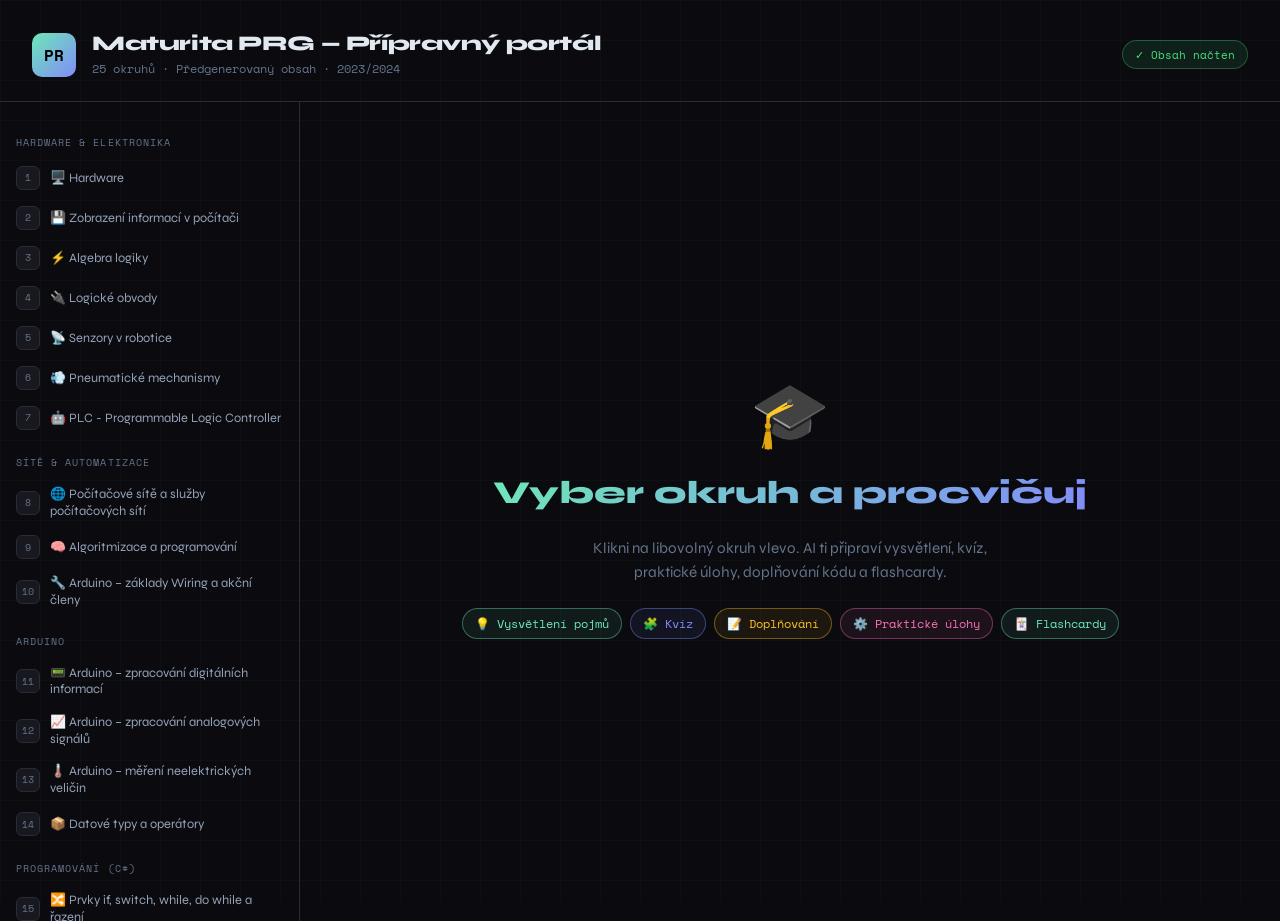
<file: index.html>
<!DOCTYPE html>
<html lang="cs">
    <head>
        <meta charset="UTF-8">
        <meta name="viewport" content="width=device-width, initial-scale=1.0">
        <title>Maturita PRG — Přípravný portál</title>
        <link rel="preconnect" href="https://fonts.googleapis.com">
        <link href="https://fonts.googleapis.com/css2?family=Space+Mono:ital,wght@0,400;0,700;1,400&family=Syne:wght@400;600;700;800&display=swap" rel="stylesheet">
        <link rel="stylesheet" href="style.css">
    </head>
    <body>
        <header>
            <div class="logo-mark">PR</div>
            <div class="header-text">
                <h1>Maturita PRG — Přípravný portál</h1>
                <p>25 okruhů · Předgenerovaný obsah · 2023/2024</p>
            </div>
            <div class="header-badge" style="font-family:var(--mono)">⏳ Načítám obsah...</div>
        </header>

        <div class="app">
            <!-- SIDEBAR -->
            <aside class="sidebar" id="sidebar"></aside>

            <!-- MAIN -->
            <main class="main" id="main">
                <div class="welcome" id="welcome">
                    <div class="welcome-icon">🎓</div>
                    <h2>Vyber okruh a procvičuj</h2>
                    <p>Klikni na libovolný okruh vlevo. AI ti připraví vysvětlení, kvíz, praktické úlohy, doplňování kódu a flashcardy.</p>
                    <div class="welcome-chips">
                        <span class="chip chip-green">💡 Vysvětlení pojmů</span>
                        <span class="chip chip-purple">🧩 Kvíz</span>
                        <span class="chip chip-yellow">📝 Doplňování</span>
                        <span class="chip chip-pink">⚙️ Praktické úlohy</span>
                        <span class="chip chip-green">🃏 Flashcardy</span>
                    </div>
                </div>
                <div class="topic-view" id="topic-view" style="display:none;"></div>
            </main>
        </div>
    </body>
    <script src="index.js"></script>
</html>
</file>
<file: style.css>
:root {
    --bg: #0a0a0f;
    --bg2: #111118;
    --bg3: #18181f;
    --border: #2a2a38;
    --accent: #6ee7b7;
    --accent2: #818cf8;
    --accent3: #f472b6;
    --accent4: #fbbf24;
    --text: #e2e8f0;
    --text-muted: #64748b;
    --text-dim: #94a3b8;
    --correct: #4ade80;
    --wrong: #f87171;
    --mono: 'Space Mono', monospace;
    --sans: 'Syne', sans-serif;
}

* { box-sizing: border-box; margin: 0; padding: 0; }

body {
    background: var(--bg);
    color: var(--text);
    font-family: var(--sans);
    min-height: 100vh;
    overflow-x: hidden;
}

/* Background grid */
body::before {
    content: '';
    position: fixed;
    inset: 0;
    background-image:
            linear-gradient(rgba(110,231,183,0.03) 1px, transparent 1px),
            linear-gradient(90deg, rgba(110,231,183,0.03) 1px, transparent 1px);
    background-size: 40px 40px;
    pointer-events: none;
    z-index: 0;
}

/* ── HEADER ── */
header {
    position: relative;
    z-index: 10;
    padding: 2rem 2rem 0;
    display: flex;
    align-items: center;
    gap: 1rem;
    border-bottom: 1px solid var(--border);
    padding-bottom: 1.5rem;
}

.logo-mark {
    width: 44px; height: 44px;
    background: linear-gradient(135deg, var(--accent), var(--accent2));
    border-radius: 10px;
    display: flex; align-items: center; justify-content: center;
    font-family: var(--mono); font-weight: 700; font-size: 1rem;
    color: #000; flex-shrink: 0;
}

.header-text h1 {
    font-size: 1.3rem; font-weight: 800; letter-spacing: -0.02em;
    line-height: 1.2;
}

.header-text p {
    font-size: 0.75rem; color: var(--text-muted); font-family: var(--mono);
    margin-top: 0.2rem;
}

.header-badge {
    margin-left: auto;
    padding: 0.3rem 0.75rem;
    background: rgba(110,231,183,0.1);
    border: 1px solid rgba(110,231,183,0.3);
    border-radius: 20px;
    font-size: 0.7rem;
    color: var(--accent);
    font-family: var(--mono);
    white-space: nowrap;
}

/* ── LAYOUT ── */
.app {
    position: relative; z-index: 1;
    display: grid;
    grid-template-columns: 300px 1fr;
    height: calc(100vh - 81px);
}

/* ── SIDEBAR ── */
.sidebar {
    border-right: 1px solid var(--border);
    overflow-y: auto;
    padding: 1rem 0;
    scrollbar-width: thin;
    scrollbar-color: var(--border) transparent;
}

.sidebar-section {
    padding: 0.5rem 1rem;
    font-size: 0.65rem;
    color: var(--text-muted);
    font-family: var(--mono);
    letter-spacing: 0.1em;
    text-transform: uppercase;
    margin-top: 0.5rem;
}

.okruh-btn {
    width: 100%;
    background: none;
    border: none;
    text-align: left;
    padding: 0.5rem 1rem;
    cursor: pointer;
    color: var(--text-dim);
    display: flex;
    align-items: center;
    gap: 0.6rem;
    transition: all 0.15s;
    font-family: var(--sans);
    font-size: 0.8rem;
    line-height: 1.3;
}

.okruh-btn:hover { background: rgba(255,255,255,0.04); color: var(--text); }
.okruh-btn.active {
    background: rgba(110,231,183,0.08);
    color: var(--accent);
    border-right: 2px solid var(--accent);
}

.okruh-num {
    flex-shrink: 0;
    width: 24px; height: 24px;
    border-radius: 6px;
    background: var(--bg3);
    border: 1px solid var(--border);
    display: flex; align-items: center; justify-content: center;
    font-family: var(--mono);
    font-size: 0.65rem;
    color: var(--text-muted);
}

.okruh-btn.active .okruh-num {
    background: rgba(110,231,183,0.15);
    border-color: rgba(110,231,183,0.4);
    color: var(--accent);
}

/* ── MAIN CONTENT ── */
.main {
    overflow-y: auto;
    padding: 0;
    display: flex;
    flex-direction: column;
}

/* Welcome screen */
.welcome {
    flex: 1;
    display: flex;
    flex-direction: column;
    align-items: center;
    justify-content: center;
    text-align: center;
    padding: 3rem;
    gap: 1.5rem;
}

.welcome-icon {
    font-size: 4rem;
    line-height: 1;
}

.welcome h2 {
    font-size: 2rem;
    font-weight: 800;
    background: linear-gradient(135deg, var(--accent), var(--accent2));
    -webkit-background-clip: text;
    -webkit-text-fill-color: transparent;
}

.welcome p {
    color: var(--text-muted);
    font-size: 0.95rem;
    max-width: 400px;
    line-height: 1.6;
}

.welcome-chips {
    display: flex; flex-wrap: wrap; gap: 0.5rem; justify-content: center;
}

.chip {
    padding: 0.35rem 0.75rem;
    border-radius: 20px;
    font-size: 0.75rem;
    font-family: var(--mono);
    border: 1px solid;
}

.chip-green { border-color: rgba(110,231,183,0.4); color: var(--accent); background: rgba(110,231,183,0.08); }
.chip-purple { border-color: rgba(129,140,248,0.4); color: var(--accent2); background: rgba(129,140,248,0.08); }
.chip-pink { border-color: rgba(244,114,182,0.4); color: var(--accent3); background: rgba(244,114,182,0.08); }
.chip-yellow { border-color: rgba(251,191,36,0.4); color: var(--accent4); background: rgba(251,191,36,0.08); }

/* Topic view */
.topic-view { flex: 1; display: flex; flex-direction: column; }

.topic-header {
    padding: 1.5rem 2rem;
    border-bottom: 1px solid var(--border);
    background: var(--bg2);
    position: sticky; top: 0; z-index: 5;
}

.topic-header-top {
    display: flex; align-items: center; gap: 1rem;
    margin-bottom: 1rem;
}

.topic-header-top div:first-child {
    display: flex;
    flex-direction: row;
    gap: 1rem;
}

.topic-num {
    font-family: var(--mono); font-size: 0.7rem;
    color: var(--accent); background: rgba(110,231,183,0.1);
    border: 1px solid rgba(110,231,183,0.3);
    padding: 0.2rem 0.5rem; border-radius: 4px;
}

.topic-title {
    font-size: 1.3rem; font-weight: 800;
    letter-spacing: -0.02em;
}

/* Tab bar */
.tab-bar {
    display: flex; gap: 0;
    border-bottom: 1px solid var(--border);
}

.tab-btn {
    background: none; border: none;
    padding: 0.75rem 1.25rem;
    font-family: var(--sans); font-size: 0.82rem; font-weight: 600;
    color: var(--text-muted);
    cursor: pointer;
    border-bottom: 2px solid transparent;
    transition: all 0.15s;
    display: flex; align-items: center; gap: 0.4rem;
    margin-bottom: -1px;
}

.tab-btn:hover { color: var(--text); }
.tab-btn.active { color: var(--accent); border-bottom-color: var(--accent); }

.tab-dot {
    width: 6px; height: 6px; border-radius: 50%;
}

/* Content panel */
.content-panel {
    padding: 2rem;
    flex: 1;
    min-height: 0;
}

/* Loading state */
.loading-state {
    display: flex; flex-direction: column;
    align-items: center; justify-content: center;
    padding: 4rem 2rem; gap: 1rem;
    text-align: center;
}

.spinner {
    width: 40px; height: 40px;
    border: 2px solid var(--border);
    border-top-color: var(--accent);
    border-radius: 50%;
    animation: spin 0.8s linear infinite;
}
@keyframes spin { to { transform: rotate(360deg); } }

.loading-state p {
    color: var(--text-muted); font-family: var(--mono); font-size: 0.8rem;
}

.loading-dots::after {
    content: '';
    animation: dots 1.5s steps(4) infinite;
}
@keyframes dots {
    0%   { content: ''; }
    25%  { content: '.'; }
    50%  { content: '..'; }
    75%  { content: '...'; }
    100% { content: ''; }
}

/* Error state */
.error-state {
    background: rgba(248,113,113,0.08);
    border: 1px solid rgba(248,113,113,0.3);
    border-radius: 12px;
    padding: 1.5rem;
    color: var(--wrong);
    font-family: var(--mono); font-size: 0.82rem;
    line-height: 1.6;
}

/* ── EXPLANATION SECTION ── */
.explanation-block {
    background: var(--bg2);
    border: 1px solid var(--border);
    border-radius: 12px;
    padding: 1.5rem;
    line-height: 1.75;
    font-size: 0.9rem;
    color: var(--text-dim);
}

.explanation-block h3 {
    color: var(--text); font-size: 1rem; font-weight: 700;
    margin: 1.25rem 0 0.5rem;
    display: flex; align-items: center; gap: 0.5rem;
}

.explanation-block h3:first-child { margin-top: 0; }

.explanation-block p { margin-bottom: 0.75rem; }

.explanation-block code {
    background: var(--bg3);
    border: 1px solid var(--border);
    padding: 0.1rem 0.4rem;
    border-radius: 4px;
    font-family: var(--mono);
    font-size: 0.82rem;
    color: var(--accent);
}

.explanation-block pre {
    background: var(--bg);
    border: 1px solid var(--border);
    border-radius: 8px;
    padding: 1rem;
    margin: 0.75rem 0;
    overflow-x: auto;
    font-family: var(--mono);
    font-size: 0.8rem;
    line-height: 1.6;
    color: var(--text-dim);
}

.explanation-block ul, .explanation-block ol {
    padding-left: 1.5rem;
    margin-bottom: 0.75rem;
}

.explanation-block li { margin-bottom: 0.3rem; }

.explanation-block strong { color: var(--text); }

/* ── QUIZ ── */
.quiz-container { display: flex; flex-direction: column; gap: 1.5rem; }

.quiz-question {
    background: var(--bg2);
    border: 1px solid var(--border);
    border-radius: 12px;
    padding: 1.25rem;
}

.quiz-q-text {
    font-size: 0.9rem; font-weight: 600;
    margin-bottom: 1rem; line-height: 1.5;
}

.quiz-q-num {
    font-family: var(--mono); font-size: 0.7rem;
    color: var(--accent2);
    margin-bottom: 0.5rem;
}

.quiz-options { display: flex; flex-direction: column; gap: 0.5rem; }

.quiz-option {
    background: var(--bg3);
    border: 1px solid var(--border);
    border-radius: 8px;
    padding: 0.65rem 1rem;
    cursor: pointer;
    font-size: 0.85rem;
    color: var(--text-dim);
    transition: all 0.15s;
    text-align: left;
    width: 100%;
    font-family: var(--sans);
    display: flex; align-items: center; gap: 0.75rem;
}

.quiz-option:hover:not(:disabled) {
    border-color: var(--accent2);
    color: var(--text);
    background: rgba(129,140,248,0.08);
}

.quiz-option.correct {
    border-color: var(--correct);
    background: rgba(74,222,128,0.1);
    color: var(--correct);
}

.quiz-option.wrong {
    border-color: var(--wrong);
    background: rgba(248,113,113,0.1);
    color: var(--wrong);
}

.quiz-option:disabled { cursor: default; }

.option-letter {
    width: 22px; height: 22px; flex-shrink: 0;
    border-radius: 4px;
    background: var(--bg2);
    border: 1px solid var(--border);
    display: flex; align-items: center; justify-content: center;
    font-family: var(--mono); font-size: 0.7rem;
    color: var(--text-muted);
}

.quiz-feedback {
    margin-top: 0.75rem;
    padding: 0.6rem 0.9rem;
    border-radius: 6px;
    font-size: 0.82rem;
    line-height: 1.5;
    display: none;
}

.quiz-feedback.show { display: block; }
.quiz-feedback.correct { background: rgba(74,222,128,0.1); color: var(--correct); }
.quiz-feedback.wrong { background: rgba(248,113,113,0.1); color: var(--wrong); }

/* ── PRACTICAL TASKS ── */
.task-list { display: flex; flex-direction: column; gap: 1.25rem; }

.task-card {
    background: var(--bg2);
    border: 1px solid var(--border);
    border-radius: 12px;
    overflow: hidden;
}

.task-card-header {
    padding: 1rem 1.25rem;
    display: flex; align-items: center; gap: 0.75rem;
    border-bottom: 1px solid var(--border);
    background: rgba(244,114,182,0.04);
}

.task-badge {
    font-family: var(--mono); font-size: 0.65rem;
    color: var(--accent3); background: rgba(244,114,182,0.1);
    border: 1px solid rgba(244,114,182,0.3);
    padding: 0.2rem 0.5rem; border-radius: 4px;
}

.task-title { font-size: 0.9rem; font-weight: 700; }

.task-body {
    padding: 1.25rem;
    font-size: 0.85rem;
    color: var(--text-dim);
    line-height: 1.7;
}

.task-body strong { color: var(--text); }

.task-body ul { padding-left: 1.25rem; margin: 0.5rem 0; }
.task-body li { margin-bottom: 0.25rem; }

.task-body pre {
    background: var(--bg);
    border: 1px solid var(--border);
    border-radius: 6px;
    padding: 0.75rem;
    font-family: var(--mono); font-size: 0.78rem;
    margin: 0.75rem 0;
    overflow-x: auto;
    line-height: 1.6;
}

.task-hint-btn {
    margin-top: 0.75rem;
    background: none;
    border: 1px solid var(--border);
    border-radius: 6px;
    padding: 0.4rem 0.85rem;
    font-family: var(--mono); font-size: 0.72rem;
    color: var(--text-muted);
    cursor: pointer;
    transition: all 0.15s;
}

.task-hint-btn:hover { border-color: var(--accent4); color: var(--accent4); }

.task-hint {
    margin-top: 0.75rem;
    padding: 0.75rem;
    background: rgba(251,191,36,0.06);
    border: 1px solid rgba(251,191,36,0.2);
    border-radius: 6px;
    font-size: 0.82rem;
    color: #d4a017;
    display: none;
    line-height: 1.6;
}

.task-hint.show { display: block; }

/* ── CODE FILL ── */
.code-fill-list { display: flex; flex-direction: column; gap: 1.5rem; }

.code-fill-card {
    background: var(--bg2);
    border: 1px solid var(--border);
    border-radius: 12px;
    overflow: hidden;
}

.code-fill-header {
    padding: 0.85rem 1.25rem;
    display: flex; align-items: center; gap: 0.75rem;
    border-bottom: 1px solid var(--border);
    background: rgba(129,140,248,0.04);
}

.code-fill-badge {
    font-family: var(--mono); font-size: 0.65rem;
    color: var(--accent2); background: rgba(129,140,248,0.1);
    border: 1px solid rgba(129,140,248,0.3);
    padding: 0.2rem 0.5rem; border-radius: 4px;
}

.code-fill-desc {
    padding: 0.9rem 1.25rem;
    font-size: 0.85rem; color: var(--text-dim); line-height: 1.6;
    border-bottom: 1px solid var(--border);
}

.code-fill-area {
    padding: 1.25rem;
    font-family: var(--mono); font-size: 0.82rem;
    line-height: 1.8;
    background: var(--bg);
    color: var(--text-dim);
    white-space: pre-wrap;
}

.fill-blank {
    display: inline-block;
    min-width: 80px;
    border: none;
    border-bottom: 2px solid var(--accent2);
    background: rgba(129,140,248,0.1);
    color: var(--accent2);
    font-family: var(--mono); font-size: 0.82rem;
    padding: 0 0.25rem;
    outline: none;
    transition: all 0.15s;
    border-radius: 2px 2px 0 0;
}

.fill-blank:focus { background: rgba(129,140,248,0.2); border-bottom-color: var(--accent); color: var(--text); }
.fill-blank.correct { border-bottom-color: var(--correct); background: rgba(74,222,128,0.1); color: var(--correct); }
.fill-blank.wrong { border-bottom-color: var(--wrong); background: rgba(248,113,113,0.1); color: var(--wrong); }

.code-fill-actions {
    padding: 1rem 1.25rem;
    display: flex; gap: 0.5rem;
    border-top: 1px solid var(--border);
    background: var(--bg2);
}

/* Styly pro select variantu doplňování */
select.fill-blank {
    appearance: none;
    padding-right: 1.5rem;
    background-image: url("data:image/svg+xml,%3Csvg xmlns='http://www.w3.org/2000/svg' width='12' height='12' fill='%23818cf8' viewBox='0 0 16 16'%3E%3Cpath d='M8 11L3 6h10l-5 5z'/%3E%3C/svg%3E");
    background-repeat: no-repeat;
    background-position: right 0.25rem center;
    cursor: pointer;
}
select.fill-blank option {
    background: var(--bg2);
    color: var(--text);
}

.btn-check {
    background: rgba(110,231,183,0.1);
    border: 1px solid rgba(110,231,183,0.3);
    color: var(--accent);
    border-radius: 6px; padding: 0.4rem 0.9rem;
    font-family: var(--mono); font-size: 0.75rem;
    cursor: pointer; transition: all 0.15s;
}

.btn-check:hover { background: rgba(110,231,183,0.2); }

.btn-reset {
    background: none;
    border: 1px solid var(--border);
    color: var(--text-muted);
    border-radius: 6px; padding: 0.4rem 0.9rem;
    font-family: var(--mono); font-size: 0.75rem;
    cursor: pointer; transition: all 0.15s;
}

.btn-reset:hover { border-color: var(--wrong); color: var(--wrong); }

.code-fill-result {
    padding: 0.5rem 1.25rem;
    font-family: var(--mono); font-size: 0.75rem;
    display: none;
}

.code-fill-result.show { display: block; }
.code-fill-result.all-correct { color: var(--correct); }
.code-fill-result.some-wrong { color: var(--wrong); }

/* ── FLASHCARDS ── */
.flashcard-container { display: flex; flex-direction: column; gap: 1rem; }

.flashcard-progress {
    display: flex; align-items: center; gap: 0.75rem;
    font-family: var(--mono); font-size: 0.75rem; color: var(--text-muted);
}

.progress-bar {
    flex: 1; height: 4px; background: var(--bg3);
    border-radius: 2px; overflow: hidden;
}

.progress-fill {
    height: 100%; background: linear-gradient(90deg, var(--accent), var(--accent2));
    border-radius: 2px; transition: width 0.3s;
}

.flashcard {
    perspective: 1000px;
    height: 200px;
    cursor: pointer;
}

.flashcard-inner {
    width: 100%; height: 100%;
    position: relative;
    transform-style: preserve-3d;
    transition: transform 0.5s cubic-bezier(0.4, 0, 0.2, 1);
    backface-visibility: hidden;
}

.flashcard.flipped .flashcard-inner { transform: rotateY(180deg); }

.flashcard-front, .flashcard-back {
    position: absolute; inset: 0;
    border-radius: 12px;
    display: flex; flex-direction: column;
    align-items: center; justify-content: center;
    padding: 2rem;
    text-align: center;
}

.flashcard-front {
    background: var(--bg2);
    border: 1px solid var(--border);
    z-index: 2;
}

.flashcard-back {
    background: linear-gradient(135deg, rgba(110,231,183,0.08), rgba(129,140,248,0.08));
    border: 1px solid rgba(110,231,183,0.3);
    transform: rotateY(180deg);
}

.flashcard-label {
    font-family: var(--mono); font-size: 0.65rem;
    text-transform: uppercase; letter-spacing: 0.1em;
    color: var(--text-muted); margin-bottom: 1rem;
}

.flashcard-front .flashcard-label { color: var(--accent2); }
.flashcard-back .flashcard-label { color: var(--accent); }

.flashcard-term {
    font-size: 1.2rem; font-weight: 700;
    color: var(--text);
}

.flashcard-def {
    font-size: 0.88rem; color: var(--text-dim);
    line-height: 1.6;
}

.flashcard-hint {
    font-family: var(--mono); font-size: 0.7rem;
    color: var(--text-muted); margin-top: 0.75rem;
}

.flashcard-nav {
    display: flex; gap: 0.75rem; align-items: center; justify-content: center;
}

.nav-btn {
    background: var(--bg2);
    border: 1px solid var(--border);
    color: var(--text-dim);
    border-radius: 8px;
    padding: 0.5rem 1.25rem;
    font-family: var(--mono); font-size: 0.8rem;
    cursor: pointer; transition: all 0.15s;
}

.nav-btn:hover:not(:disabled) { border-color: var(--accent2); color: var(--accent2); }
.nav-btn:disabled { opacity: 0.35; cursor: default; }

.card-counter {
    font-family: var(--mono); font-size: 0.78rem;
    color: var(--text-muted); min-width: 60px; text-align: center;
}

.fc-grid {
    display: grid;
    grid-template-columns: repeat(auto-fill, minmax(280px, 1fr));
    gap: 0.75rem;
    margin-top: 0.5rem;
}

.fc-mini {
    background: var(--bg2); border: 1px solid var(--border);
    border-radius: 8px; padding: 0.9rem;
    cursor: pointer; transition: all 0.15s;
}

.fc-mini:hover { border-color: var(--accent2); }
.fc-mini.known { border-color: var(--correct); background: rgba(74,222,128,0.06); }

.fc-mini-term {
    font-size: 0.85rem; font-weight: 700;
    margin-bottom: 0.25rem; color: var(--text);
}

.fc-mini-def {
    font-size: 0.78rem; color: var(--text-muted); line-height: 1.5;
}

/* Regenerate button */
.regen-bar {
    padding: 0.75rem 2rem;
    background: var(--bg2);
    border-top: 1px solid var(--border);
    display: flex; align-items: center; justify-content: flex-end; gap: 0.75rem;
}

.btn-regen {
    background: none;
    border: 1px solid var(--border);
    color: var(--text-muted);
    border-radius: 6px; padding: 0.4rem 0.9rem;
    font-family: var(--mono); font-size: 0.72rem;
    cursor: pointer; transition: all 0.15s;
    display: flex; align-items: center; gap: 0.4rem;
}

.btn-regen:hover { border-color: var(--accent); color: var(--accent); }

/* Scrollbar */
.sidebar::-webkit-scrollbar { width: 4px; }
.sidebar::-webkit-scrollbar-track { background: transparent; }
.sidebar::-webkit-scrollbar-thumb { background: var(--border); border-radius: 2px; }

.main::-webkit-scrollbar { width: 4px; }
.main::-webkit-scrollbar-track { background: transparent; }
.main::-webkit-scrollbar-thumb { background: var(--border); border-radius: 2px; }

/* Tab panel */
.tab-panel { display: none; }
.tab-panel.active { display: block; }

/* Indikace kompletně splněného okruhu v sidebaru */
.okruh-btn.completed-okruh {
    background-color: rgba(74, 222, 128, 0.15);
    border-left: 4px solid var(--correct, #4ade80);
    color: var(--correct, #4ade80);
}

.okruh-btn.completed-okruh:hover {
    background-color: rgba(74, 222, 128, 0.25);
}

.okruh-btn.completed-okruh .okruh-num {
    background-color: var(--correct, #4ade80);
    color: #111;
}

/* Úprava hotového codefillu, aby vypadal zablokovaně a hotově */
.fill-blank:disabled.correct {
    background-color: rgba(74, 222, 128, 0.1);
    color: var(--correct, #4ade80);
    border-color: var(--correct, #4ade80);
    cursor: not-allowed;
    opacity: 1;
}

/* Tlačítko pro reset celého okruhu */
.btn-reset-topic {
    background: transparent;
    border: 1px solid var(--text-muted, #666);
    color: var(--text-muted, #666);
    border-radius: 6px;
    padding: 0.4rem 0.8rem;
    cursor: pointer;
    font-size: 0.85rem;
    margin-left: auto; /* Odstrčí tlačítko doprava, pokud je header flex */
    transition: all 0.2s;
}

.btn-reset-topic:hover {
    background: rgba(248, 113, 113, 0.1);
    color: var(--wrong, #f87171);
    border-color: var(--wrong, #f87171);
}

/* Tlačítko pro reset kvízové otázky */
.btn-reset-quiz {
    background: transparent;
    border: 1px solid var(--text-muted, #666);
    color: var(--text-muted, #666);
    border-radius: 4px;
    padding: 0.3rem 0.6rem;
    cursor: pointer;
    font-size: 0.8rem;
    margin-top: 0.75rem;
    transition: all 0.2s;
}

.btn-reset-quiz:hover {
    background: rgba(255, 255, 255, 0.1);
    color: #fff;
}

@media (max-width: 768px) {
    .app { grid-template-columns: 1fr; }
    .sidebar { display: none; }
}
</file>
